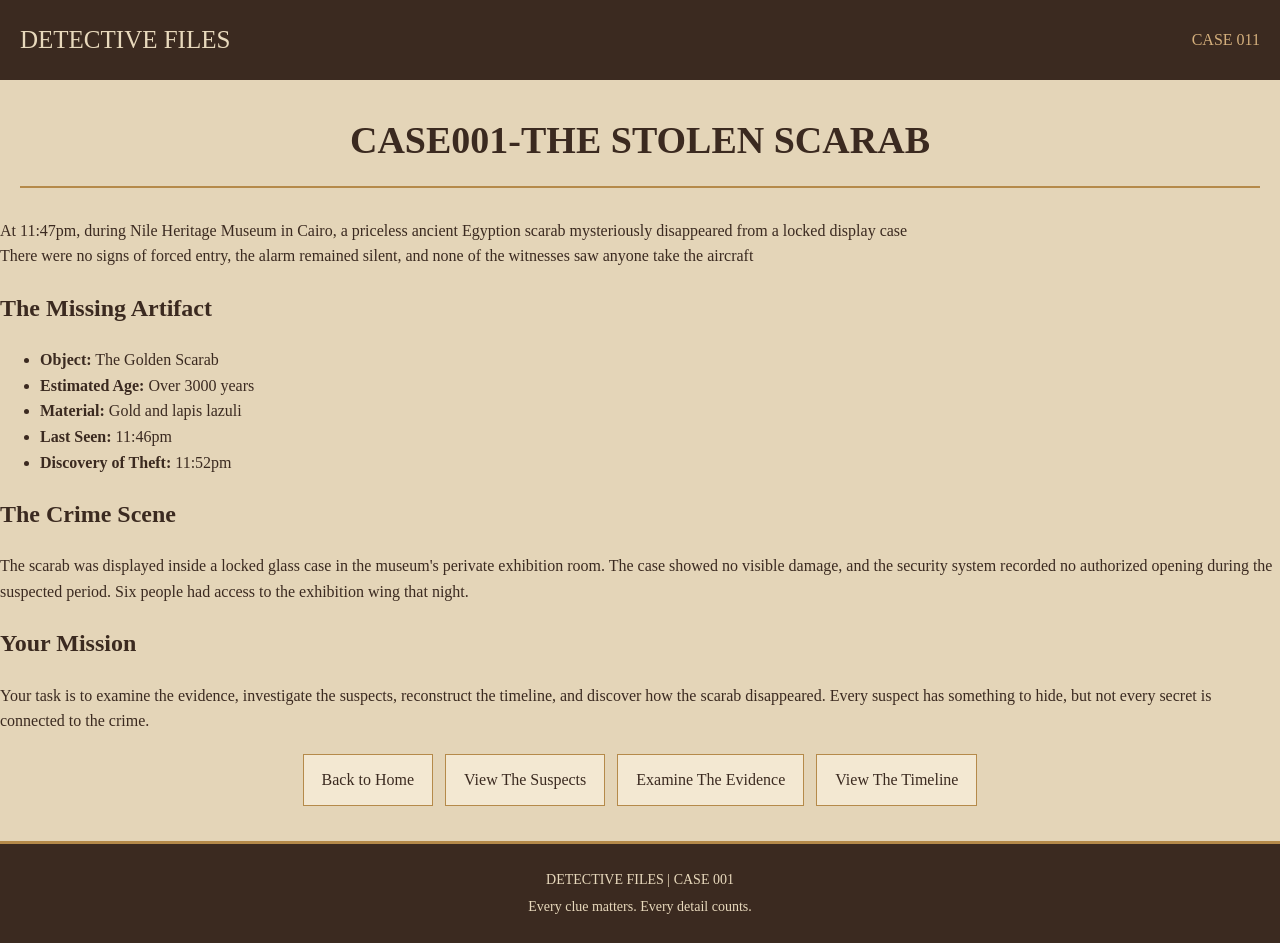
<file: case.html>
<!DOCTYPE html>
<html lang="en">

<head>
    <meta charset="UTF-8">
    <meta name="viewport"
    content="width=device-width, intial-scale=1.0">
<link rel="stylesheet" href="style.css">
<link rel="icon" href="https://detective.frey-united.com/detective-cases/1-ikona.webp">
    <title>Detective Files| Case 001</title>
</head>
<body>


    <header class="site-header">
        <a class="site-logo"  href="index.html">DETECTIVE FILES</a>
        <span class="case-label">CASE 011</span>
    </header>


    <h1>CASE001-THE STOLEN SCARAB</h1>
    <p>At 11:47pm, during Nile Heritage Museum in Cairo, a priceless ancient Egyption scarab mysteriously disappeared from a locked display case<br>
    There were no signs of forced entry, the alarm remained silent, and none of the witnesses saw anyone take the aircraft</p>
    <h2>The Missing Artifact</h2>
    <ul>
        <li><b>Object:</b> The Golden Scarab</li>
        <li><b>Estimated Age:</b> Over 3000 years</li>
        <li><b>Material:</b> Gold and lapis lazuli</li>
        <li><b>Last Seen:</b> 11:46pm</li>
        <li><b>Discovery of Theft:</b> 11:52pm</li>
    </ul>
<h2>The Crime Scene</h2>
<p>The scarab was displayed inside a locked glass case in the museum's perivate exhibition room.
    The case showed no visible damage, and the security system recorded no authorized opening during the suspected period.
    Six people had access to the exhibition wing that night.
</p>
<h2>Your Mission</h2>
<p>Your task is to examine the evidence, investigate the suspects, reconstruct the timeline, and discover how the scarab disappeared.
    Every suspect has something to hide, but not every secret is connected to the crime.
</p>

 <nav class="page-navigation">
<a href="index.html">Back to Home</a>
<a href="suspects.html">View The Suspects</a>
<a href="evidence.html">Examine The Evidence</a>
<a href="timeline.html">View The Timeline</a>
</nav>


<footer class="site-footer">
        <p>DETECTIVE FILES | CASE 001</p>
        <p>Every clue matters. Every detail counts.</p>
    </footer>
</body>
</html>
</file>
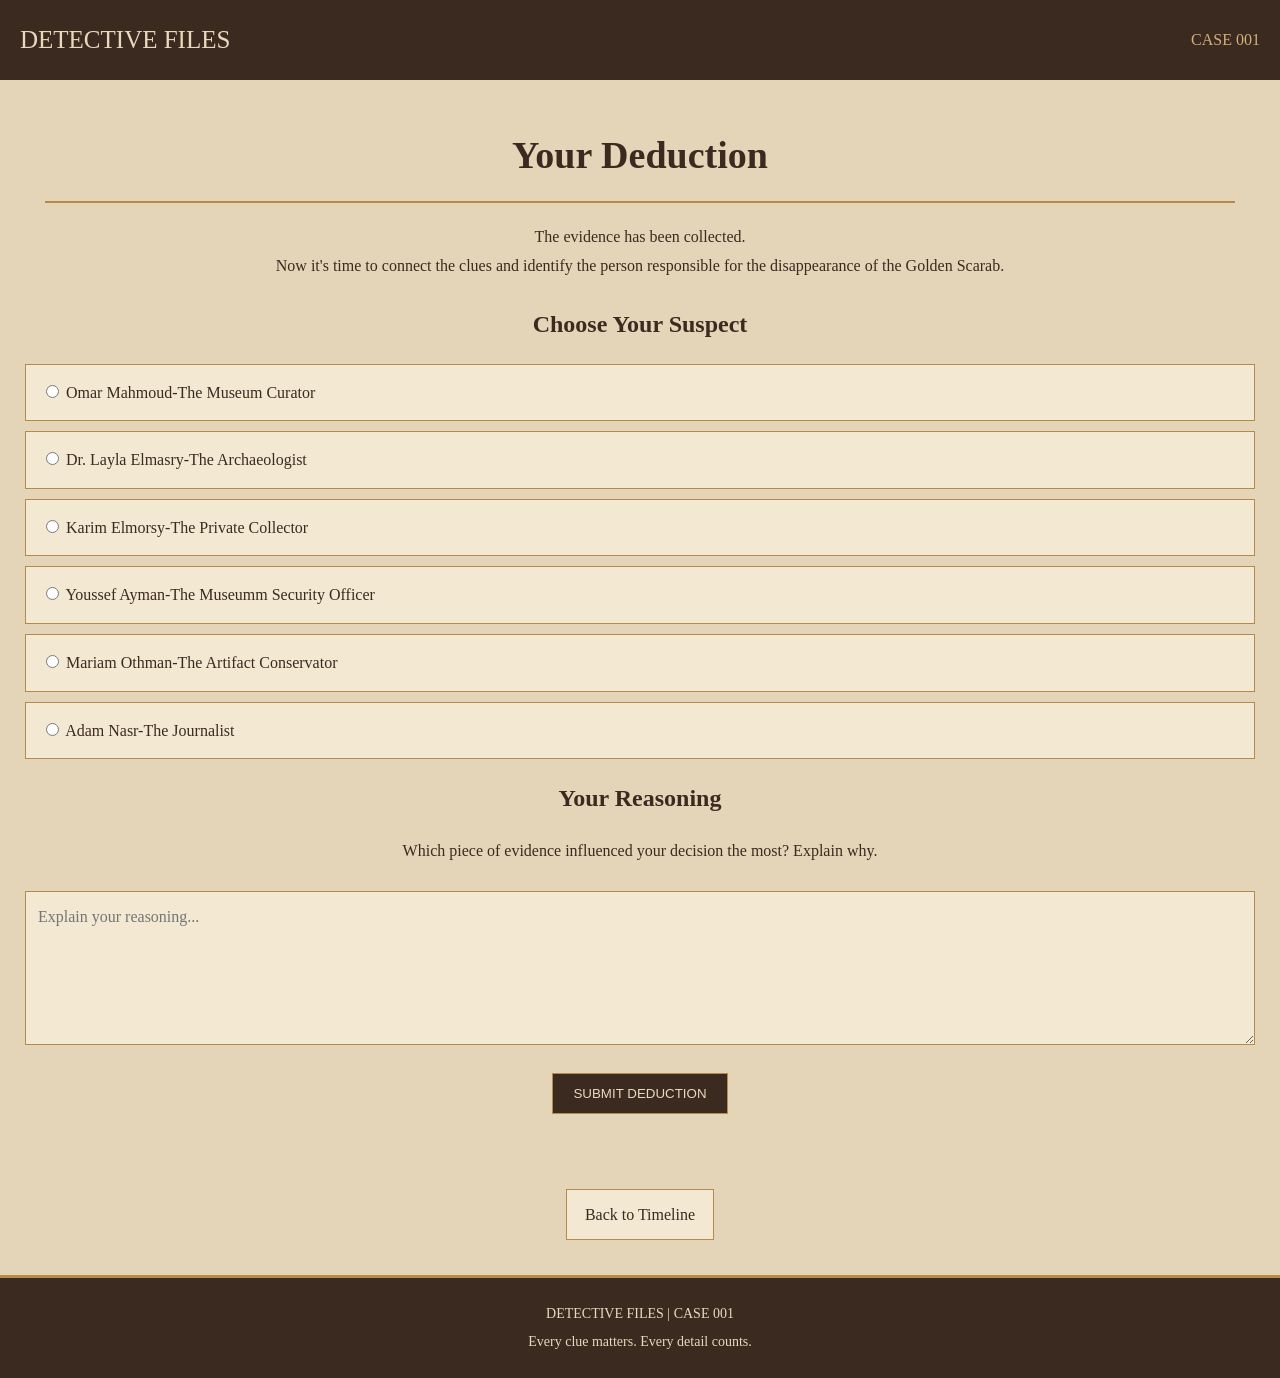
<file: deduction.html>
<!DOCTYPE html>
<html lang="en">
    
<head>
    <meta charset="UTF-8">
    <meta name="viewport"
    content="width=device-width, initial-scale=1.0">
<link rel="stylesheet" href="style.css">
<link rel="icon" href="https://detective.frey-united.com/detective-cases/1-ikona.webp">
    <title>Detective Files|Deduction</title>
   
</head>
<body>


<header class="site-header">
        <a class="site-logo" href="index.html">DETECTIVE FILES</a>
        <span class="case-label">CASE 001</span>
    </header>



<main class="case-page deduction-page">
    <h1>Your Deduction</h1>
    <p>The evidence has been collected.<br>
    Now it's time to connect the clues and identify the person responsible for the disappearance of the Golden Scarab.</p>
<h2>Choose Your Suspect</h2>
<div class="suspect-option">
<input type="radio" name="suspect" value="Omar" id="omar">
<label for="omar">Omar Mahmoud-The Museum Curator</label>
</div>
<div class="suspect-option">
<input type="radio" name="suspect" value="Dr. Layla" id="layla">
<label for="layla">Dr. Layla Elmasry-The Archaeologist</label>
</div>

<div class="suspect-option">
<input type="radio" name="suspect" value="Karim" id="karim">
<label for="karim">Karim Elmorsy-The Private Collector</label>
</div>

<div class="suspect-option">
<input type="radio" name="suspect" value="Youssef" id="youssef">
<label for="youssef">Youssef Ayman-The Museumm Security Officer</label>
</div>

<div class="suspect-option">
<input type="radio" name="suspect" value="Mariam" id="mariam">
<label for="mariam">Mariam Othman-The Artifact Conservator</label>
</div>

<div class="suspect-option">
<input type="radio" name="suspect" value="Adam" id="adam">
<label for="adam">Adam Nasr-The Journalist</label>
</div>

<h2>Your Reasoning</h2>
<p>Which piece of evidence influenced your decision the most? Explain why.</p>
<textarea
id="reasoning"
placeholder="Explain your reasoning..."
rows="5"></textarea>
<button type="button" id="submit-deduction">
    SUBMIT DEDUCTION
</button>
<div id="result">

</div>
</main>

 <nav class="page-navigation">
<a href="timeline.html">Back to Timeline</a>
</nav>
<script src="script.js"></script>

 <footer class="site-footer">
        <p>DETECTIVE FILES | CASE 001</p>
        <p>Every clue matters. Every detail counts.</p>
    </footer>
    </body>
    </html>
</file>
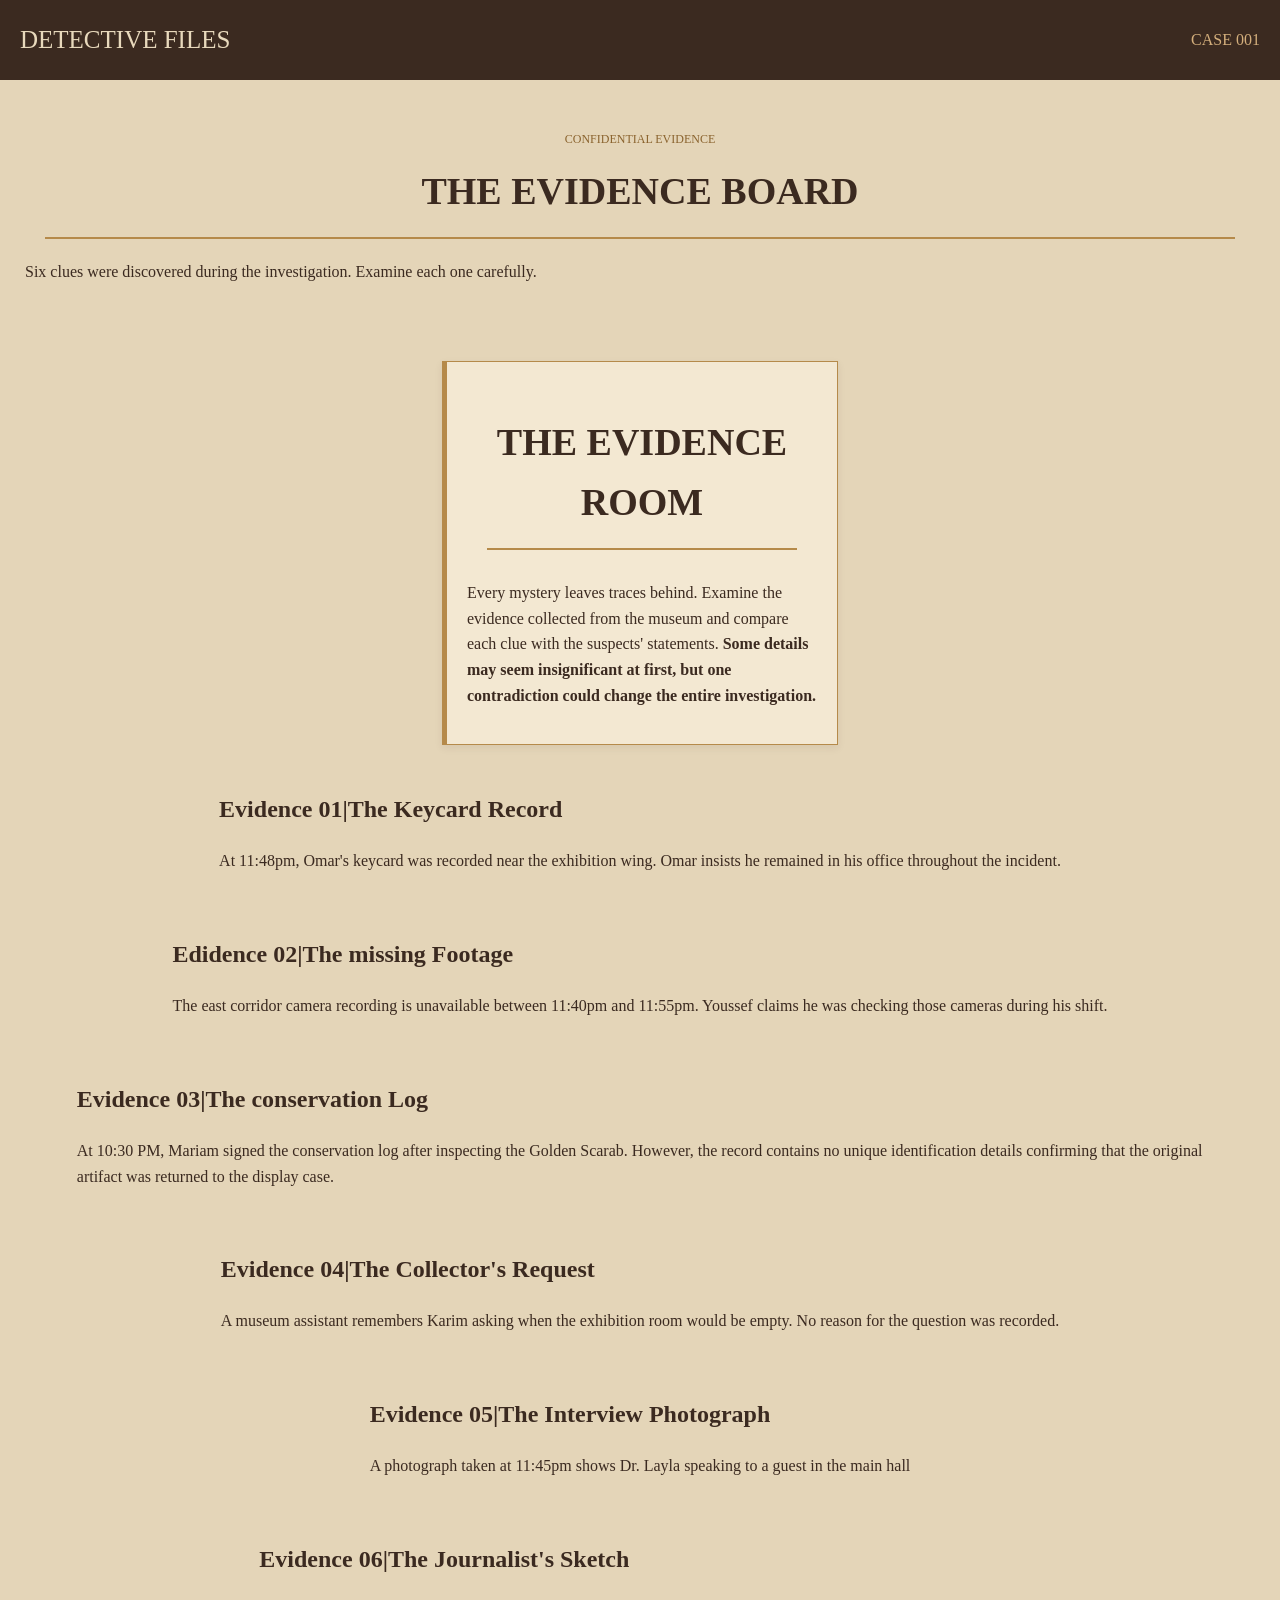
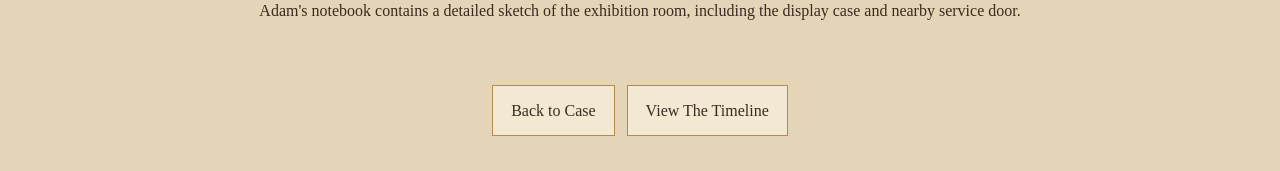
<file: evidence.html>
<!DOCTYPE html>
<html lang="en">
    <html>
<head>
    <meta charset="UTF-8">
    <meta name="viewport"
    content="width=device-width, intial-scale=1.0">
<link rel="stylesheet" href="style.css">
<link rel="icon" href="https://detective.frey-united.com/detective-cases/1-ikona.webp">
    <title>Detective Files|EVIDENCE</title>

</head>
<body>
    <header class="site-header">
        <a class="site-logo" href="index.html">DETECTIVE FILES</a>
        <span class="case-label">CASE 001</span>
    </header>

<main class="case-page">
    <p class="eyebrow">CONFIDENTIAL EVIDENCE</p>
    <h1>THE EVIDENCE BOARD</h1>
    <p>Six clues were discovered during the investigation. Examine each one carefully.</p>
</main>
    <div class="evidence-container">
        <section class="evidence-card">
           

    <h1>THE EVIDENCE ROOM</h1>
    <p>Every mystery leaves traces behind. Examine the evidence collected from the museum and compare each clue with the suspects' statements.
        <b>Some details may seem insignificant at first, but one contradiction could change the entire investigation.</b>
    </p>
    </section>
    <section class="evidence">
        <h2>Evidence 01|The Keycard Record</h2>
        <p>At 11:48pm, Omar's keycard was recorded near the exhibition wing. Omar insists he remained in his office throughout the incident.</p>

    </section>
    <section class="evidence">
        <h2>Edidence 02|The missing Footage</h2>
        <p>The east corridor camera recording is unavailable between 11:40pm and 11:55pm. Youssef claims he was checking those cameras during his shift.</p>
    </section>
    <section class="evidence">
        <h2>Evidence 03|The conservation Log</h2>
        <p>At 10:30 PM, Mariam signed the conservation log after inspecting the Golden Scarab. However, the record contains no unique identification details confirming that the original artifact was returned to the display case.</p>
    </section>
    <section class="evidence">
        <h2>Evidence 04|The Collector's Request</h2>
        <p>A museum assistant remembers Karim asking when the exhibition room would be empty. No reason for the question was recorded.</p>
    </section>
    <section class="evidence">
        <h2>Evidence 05|The Interview Photograph</h2>
        <p>A photograph taken at 11:45pm shows Dr. Layla speaking to a guest in the main hall</p>
    </section>
    <section class="evidence">
        <h2>Evidence 06|The Journalist's Sketch</h2>
        <p>Adam's notebook contains a detailed sketch of the exhibition room, including the display case and nearby service door.</p>
    </section>
    </div>
    
     <nav class="page-navigation">
    <a href="case.html">Back to Case</a>
    <a href="timeline.html">View The Timeline</a>
    </nav>
</body>
</html>
</file>
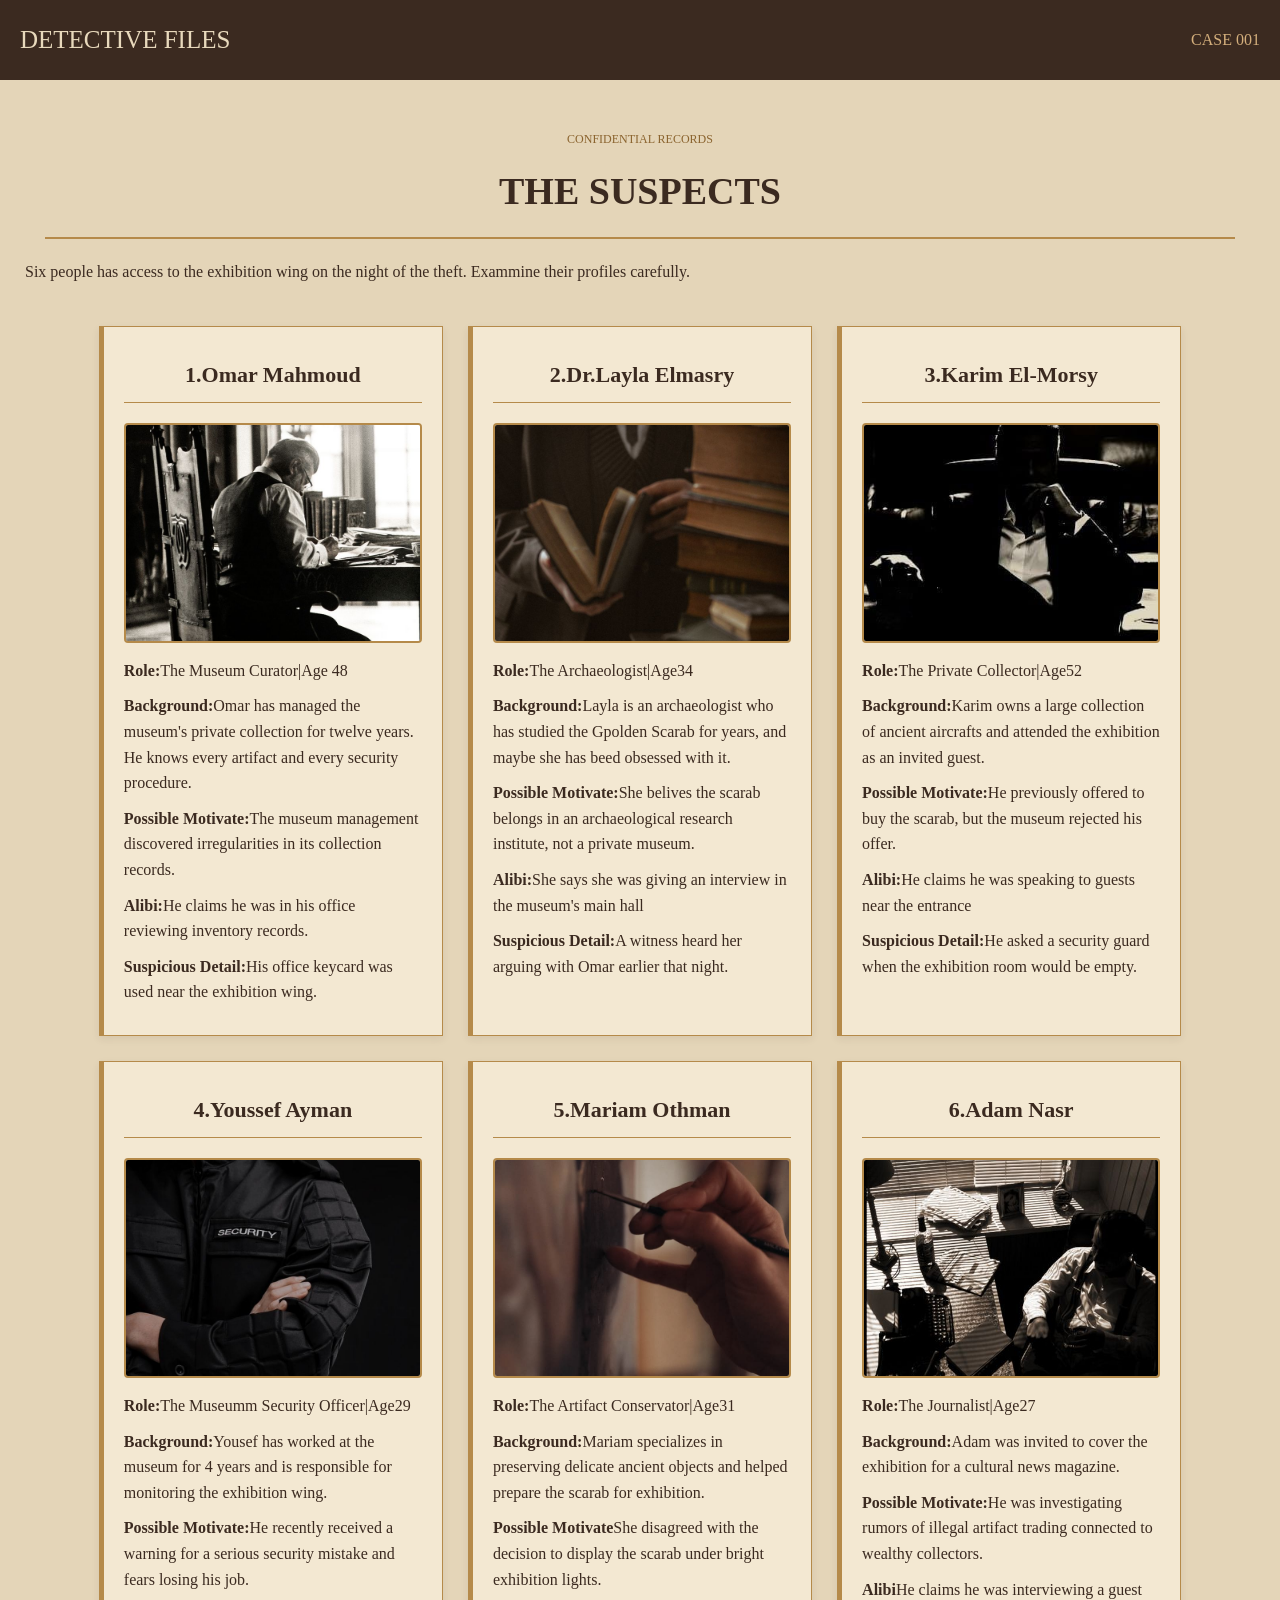
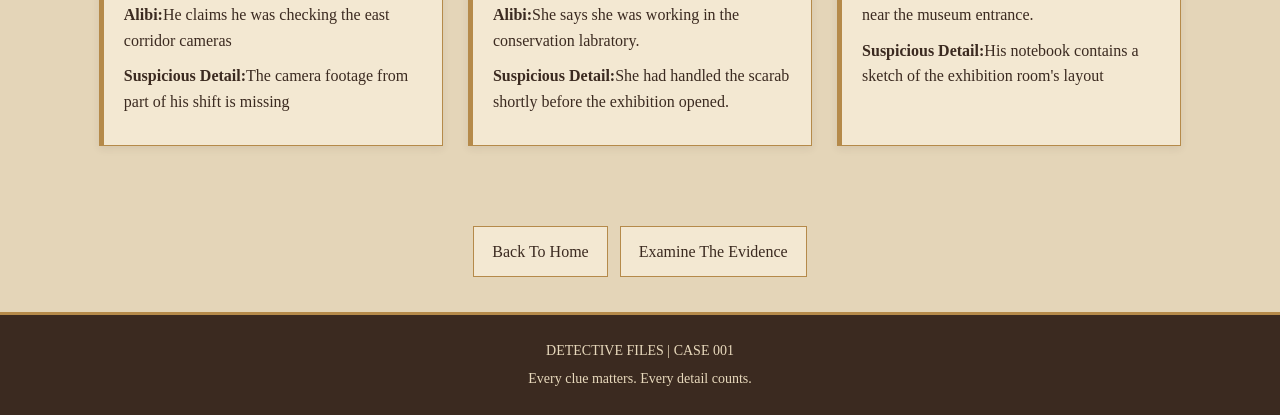
<file: suspects.html>
<!DOCTYPE html>
<html lang="en">
   
<head>
    <meta charset="UTF-8">
    <meta name="viewport"
    content="width=device-width, intial-scale=1.0">
<link rel="stylesheet" href="style.css">
<link rel="icon" href="https://detective.frey-united.com/detective-cases/1-ikona.webp">
    <title>Detective Files| Suspects</title>
    
</head>
<body>

    <header class="site-header">
        <a class="site-logo" href="index.html">DETECTIVE FILES</a>
        <span class="case-label">CASE 001</span>
    </header>
    <main class="case-page">
        <p class="eyebrow">CONFIDENTIAL RECORDS</p>
        <h1>THE SUSPECTS</h1>
        <p>Six people has access to the exhibition wing on the night of the theft. Exammine their profiles carefully.</p>
   
    
   
    <div class ="suspect-container">
    <section class="suspect">
        <h1>1.Omar Mahmoud</h1>
        <img src="omar.jpeg" alt="The museum curator">
   
        <p><b>Role:</b>The Museum Curator|Age 48</p>
        <p><b>Background:</b>Omar has managed the museum's private collection for twelve years. He knows every artifact and every security procedure.</p>
        <p><b>Possible Motivate:</b>The museum management discovered irregularities in its collection records.</p>
        <p><b>Alibi:</b>He claims he was in his office reviewing inventory records.</p>
        <p><b>Suspicious Detail:</b>His office keycard was used near the exhibition wing.</p>
    </section>
    <section class="suspect">
        <h1>2.Dr.Layla Elmasry</h1>
        <img src="layla.jpeg" alt="The Archaeologist">
        <p><b>Role:</b>The Archaeologist|Age34</p>
        <p><b>Background:</b>Layla is an archaeologist who has studied the Gpolden Scarab for years, and maybe she has beed obsessed with it.</p>
        <p><b>Possible Motivate:</b>She belives the scarab belongs in an archaeological research institute, not a private museum.</p>
        <p><b>Alibi:</b>She says she was giving an interview in the museum's main hall</p>
        <p><b>Suspicious Detail:</b>A witness heard her arguing with Omar earlier that night.</p>
    </section>
        <section class="suspect">
        <h1>3.Karim El-Morsy</h1>
        <img src="karim.jfif" alt="The Private Collector">
        <p><b>Role:</b>The Private Collector|Age52</p>
        <p><b>Background:</b>Karim owns a large collection of ancient aircrafts and attended the exhibition as an invited guest.</p>
        <p><b>Possible Motivate:</b>He previously offered to buy the scarab, but the museum rejected his offer.</p>
        <p><b>Alibi:</b>He claims he was speaking to guests near the entrance</p>
        <p><b>Suspicious Detail:</b>He asked a security guard when the exhibition room would be empty.</p>
    </section>
    <section class="suspect">
        <h1>4.Youssef Ayman</h1>
        <img src="youssef.jfif" alt="The Security Officer">
        <p><b>Role:</b>The Museumm Security Officer|Age29</p>
        <p><b>Background:</b>Yousef has worked at the museum for 4 years and is responsible for monitoring the exhibition wing.</p>
        <p><b>Possible Motivate:</b>He recently received a warning for a serious security mistake and fears losing his job.</p>
        <p><b>Alibi:</b>He claims he was checking the east corridor cameras</p>
        <p><b>Suspicious Detail:</b>The camera footage from part of his shift is missing</p>
    </section>
    <section class="suspect">
        <h1>5.Mariam Othman</h1>
        <img src="mariam.jfif" alt="The Artifact Conservator">
        <p><b>Role:</b>The Artifact Conservator|Age31</p>
        <p><b>Background:</b>Mariam specializes in preserving delicate ancient objects and helped prepare the scarab for exhibition.</p>
        <p><b>Possible Motivate</b>She disagreed with the decision to display the scarab under bright exhibition lights.</p>
        <p><b>Alibi:</b>She says she was working in the conservation labratory.</p>
        <p><b>Suspicious Detail:</b>She had handled the scarab shortly before the exhibition opened.</p>
    </section>
    <section class="suspect">
        <h1>6.Adam Nasr</h1>
        <img src="adam.jfif" alt="The Journalist">
        <p><b>Role:</b>The Journalist|Age27</p>
        <p><b>Background:</b>Adam was invited to cover the exhibition for a cultural news magazine.</p>
        <p><b>Possible Motivate:</b>He was investigating rumors of illegal artifact trading connected to wealthy collectors.</p>
        <p><b>Alibi</b>He claims he was interviewing a guest near the museum entrance.</p>
        <p><b>Suspicious Detail:</b>His notebook contains a sketch of the exhibition room's layout</p>
    </section>
    </div>
    </main>

     <nav class="page-navigation">
    <a href="index.html">Back To Home</a>
    <a href="evidence.html">Examine The Evidence</a>
    </nav>

    <footer class="site-footer">
        <p>DETECTIVE FILES | CASE 001</p>
        <p>Every clue matters. Every detail counts.</p>
    </footer>
    </body>
    </html>
</file>
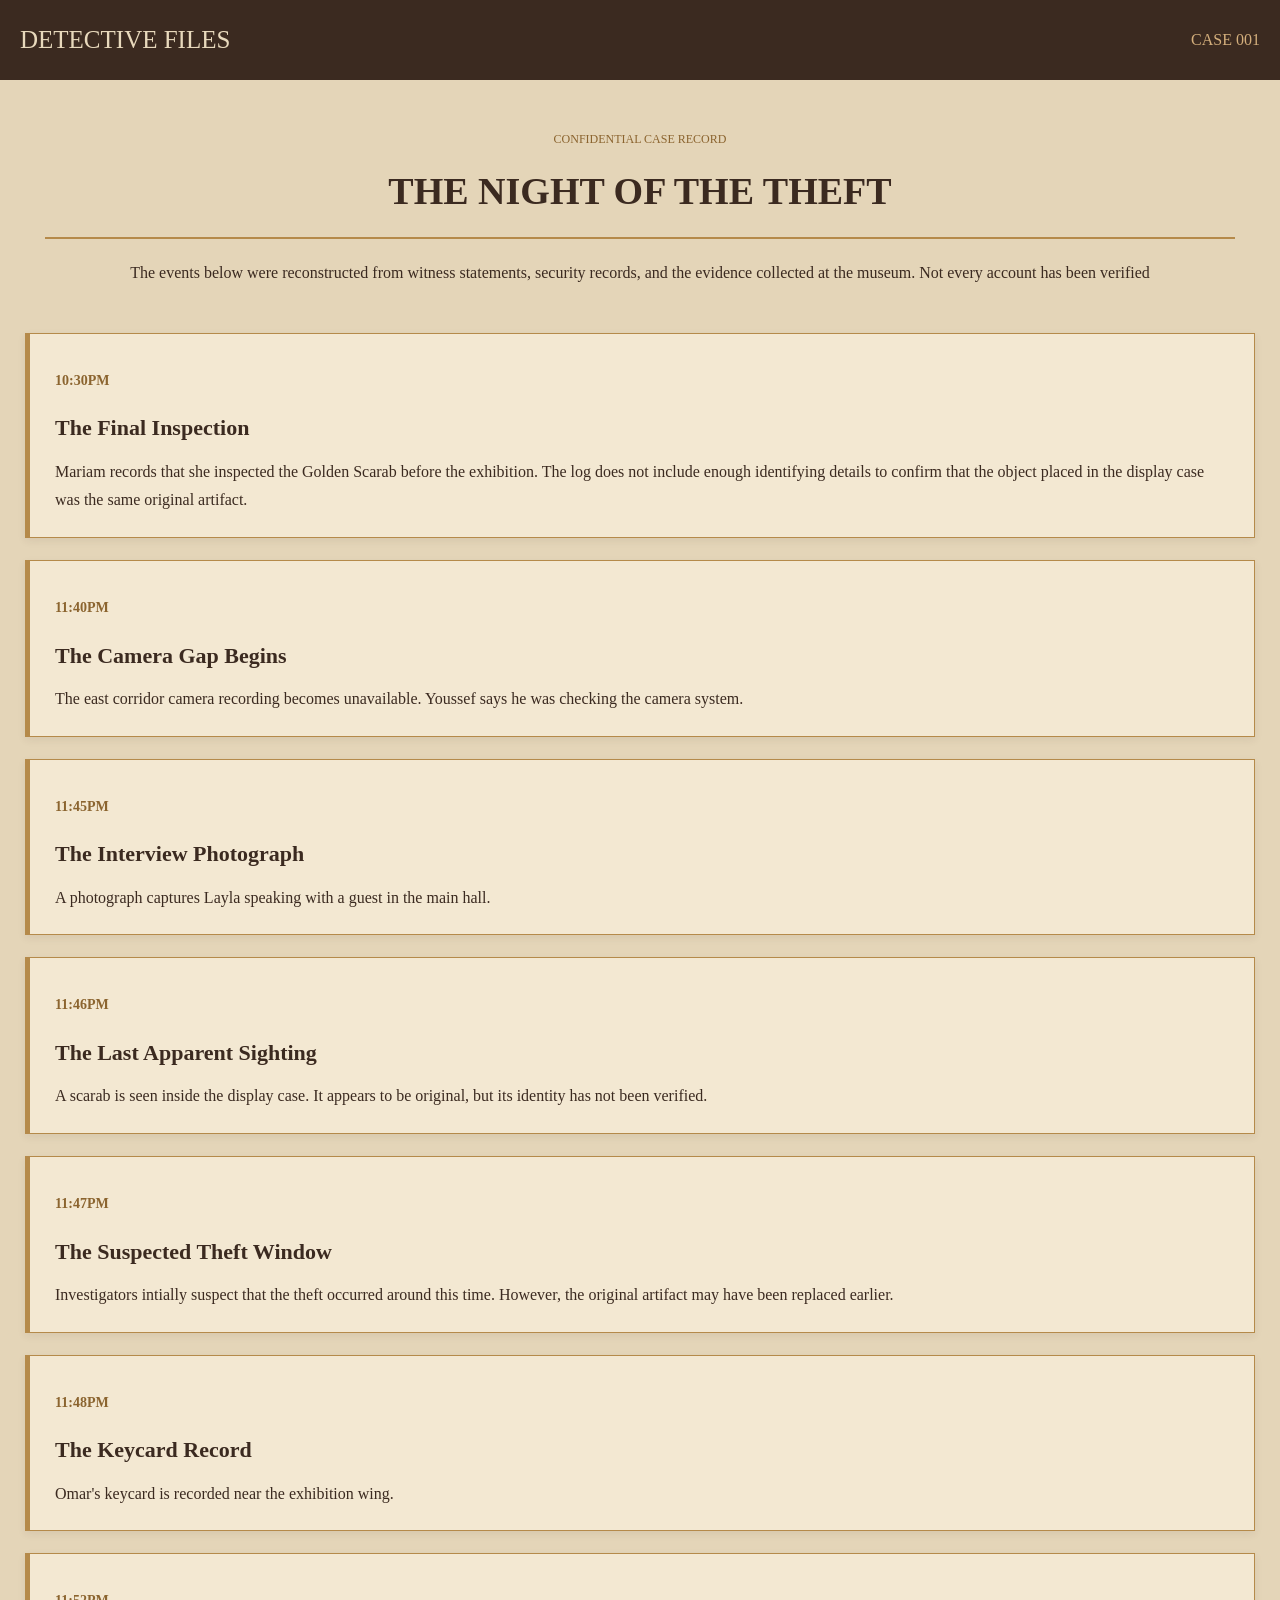
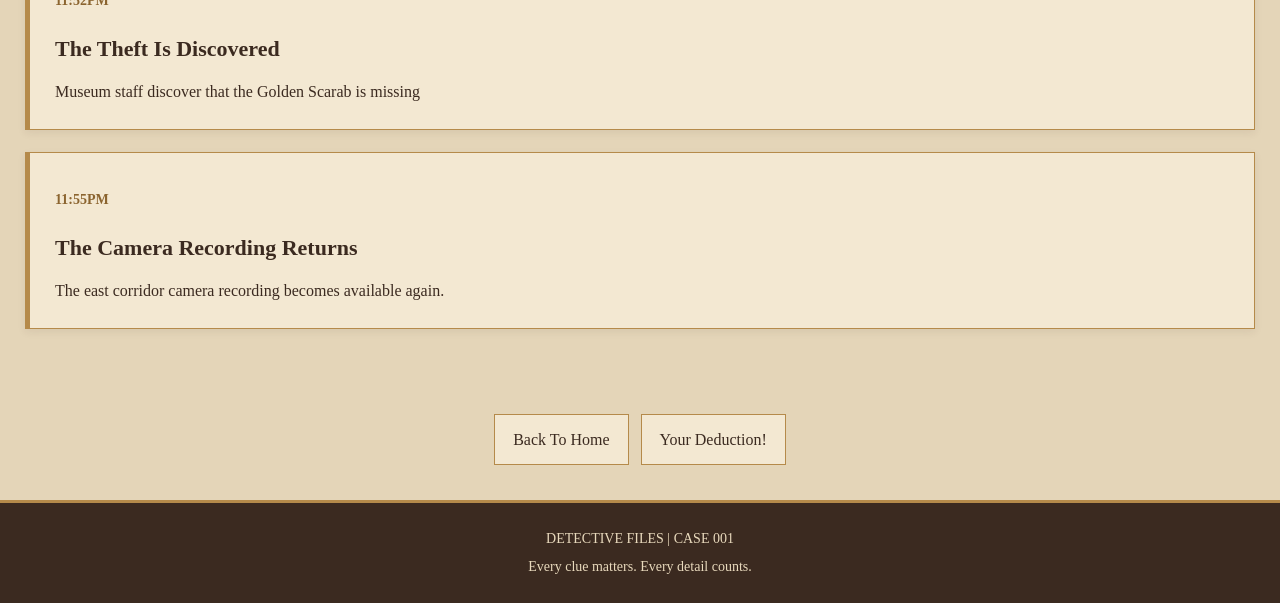
<file: timeline.html>
<!DOCTYPE html>
<html lang="en">
    
<head>
    <meta charset="UTF-8">
    <meta name="viewport"
    content="width=device-width, intial-scale=1.0">
<link rel="stylesheet" href="style.css">
<link rel="icon" href="https://detective.frey-united.com/detective-cases/1-ikona.webp">
    <title>Detective Files| Timeline</title>
   
</head>

<body>


    <header class="site-header">
        <a class="site-logo" href="index.html">
            DETECTIVE FILES
        </a>
        <span class="case-label">CASE 001</span>
    </header>

    <main class="case-page">
        <p class="eyebrow">CONFIDENTIAL CASE RECORD</p>
        <h1>THE NIGHT OF THE THEFT</h1>

        <p class="timeline-intro">
            The events below were reconstructed from witness statements, security records, and the evidence collected at the museum. Not every account has been verified
        </p>



    <section class="timeline-container">
        <article class="timeline">


        
        <p>10:30PM</p>
        <h2><b>The Final Inspection</b></h2>
        <p>Mariam records that she inspected the Golden Scarab before the exhibition. The log does not include enough identifying details to confirm that the object placed in the display case was the same original artifact.</p>
    </article>

    
    <article class="timeline">
        <p>11:40PM</p>
        <h2><b>The Camera Gap Begins</b></h2>
        <p>The east corridor camera recording becomes unavailable. Youssef says he was checking the camera system.</p>
    </article>
    <article class="timeline">
        <p>11:45PM</p>
        <h2><b>The Interview Photograph</b></h2>
        <p>A photograph captures Layla speaking with a guest in the main hall.</p>
    </article>
     <article class="timeline">
        <p>11:46PM</p>
        <h2><b>The Last Apparent Sighting</b></h2>
        <p>A scarab is seen inside the display case. It appears to be original, but its identity has not been verified.</p>
     </article>
     <article class="timeline">
        <p>11:47PM</p>
        <h2><b>The Suspected Theft Window</b></h2>
        <p>Investigators intially suspect that the theft occurred around this time. However, the original artifact may have been replaced earlier.</p>
     </article>
     <article class="timeline">
        <p>11:48PM</p>
        <h2><b>The Keycard Record</b></h2>
        <p>Omar's keycard is recorded near the exhibition wing.</p>

     </article>
      <article class="timeline">
        <p>11:52PM</p>
        <h2><b>The Theft Is Discovered</b></h2>
        <p>Museum staff discover that the Golden Scarab is missing</p>
      </article>
        <article class="timeline">
            <p>11:55PM</p>
            <h2><b>The Camera Recording Returns</b></h2>
            <p>The east corridor camera recording becomes available again.</p>
        </article>
        </section>
        </main>
    
        <nav class="page-navigation">
        <a href="index.html">Back To Home</a>
        <a href="deduction.html">Your Deduction!</a>
    </nav>

    <footer class="site-footer">
        <p>DETECTIVE FILES | CASE 001</p>
        <p>Every clue matters. Every detail counts.</p>
    </footer>
</body>
</html>
</file>
<file: style.css>
body{
    background-color: #e4d5b8;
    color: #3b2a20;
    font-family: Georgia,  'Times New Roman', Times, serif;
    margin: 0;
    line-height: 1.6;
}
h1{
    text-align: center;
    font-family: Georgia, 'Times New Roman', Times, serif;
    font-size: 38px;
    border-bottom: 2px solid #b58a4a;
    padding-bottom: 15px;
    margin: 30px 20px
}
.site-header{
    background-color: #3b2a20;
    color:#e8d9bc;
    padding: 20px;
    display: flex;
    justify-content: space-between;
    align-items: center;
    border-bottom: 3px #b58a4a;
}
.site-logo{
    color: #e8d9bc;
    font-family: Georgia, 'Times New Roman', Times, serif;
    font-size:25px;
    text-decoration: none;
}
.case-label{
    color:#d4af7c;

}
.scarab-image{
    display: block;
    width: 50%;
    height: auto;
    margin: 35px auto;
border: 4px #b58a4a;
border-radius: 4px;
}
.hero {
min-height: 480px;
display: flex;
align-items: center;
padding: 40px;
box-sizing: border-box;
}

.hero-content {
max-width: 550px;
position: relative;
z-index: 1;
}
.hero .eyebrow {
    letter-spacing: 3px;
    font-size: 13px;
    color: #8b642f;
}

.case-overview{
    background-color: #f3e8d2;
    border-left: 5px solid #b58a4a;
    padding:20px 30px;
    margin: 30px 6%;
    box-shadow:0 3px 8px #3b2a2015;
    }
.case-overview h2 {
    border-buttom: 1px solid #b58a4a;
    padding-bottom: 10px;
}
.case-overview p {
margin: 8px 0;
}
.investigation{
    margin: 40px 6%;
    padding: 10px 0 30px;

}
.investigation h2{
border-bottom: 2px solid #b58a4a;
padding-bottom: 12px;
}

.investigation-links{
    display: flex;
    flex-wrap: wrap;
    gap: 15px;
    margin-top: 25px;
}

.investigation-links a {
    flex: 1 1 200px;
    padding: 18px;
    background-color: #f3e8d2;
    color: #3b2a20;
    border: 1px solid #b58a4a;
    text-decoration: none;
    font-weight: bold;
    transition: background-color 0.3s, color 0.3s;
}

.investigation-links a:hovor {
    background-color: #3b2a20;
    color: #e8d9bc;
}

.site-footer {
    background-color: #3b2a20;
    color: #e8d9bc;
    text-align: center;
    padding: 20px;
    margin-top: 30px;
    border-top: 3px solid #b58a4a;
    font-size: 14px;
}

.site-footer p {
    margin: 5px 0;
}


@media (max-width: 768px) {
    .hero{
        flex-direction: column;
        padding: 25px 6%;
        gap: 20px;
    
    }
    .hero-content{
        max-width: 100%;


    }
    .hero h1{
        font-size: 26px;
    }
    .scarab-image {
        width: 90%;
        max-width: 100%;
    }
    .site-logo {
        font-size: 20px;

    }
    .investigation-links {
        flex-direction: column;

    }
    .investigation-links a {
        box-sizing: border-box;
        flex: auto;
    }
}


.suspect {
    background-color: #f3e8d2;
    border: 1px solid #b58a4a;
    border-left: 5px solid #b58a4a;
    padding: 20px;
    margin: 25px 0;
    box-shadow: 0 3px 8px #3b2a2015;
}
.suspect h1 {
    text-align: left;
    font-size: 24px;
    border-bottom: 1px solid #b58a4a;
    padding-buttom: 10px;
    margin: 0 0 15px;
}
.suspect img {
    width: 180px;
    height: 200px;
    object-fit: cover;
    border: 3px solid #b58a4a;
    border-radius: 4px;
    display: block;
    margin: 15px 0;

}
.suspect p {
    margin: 10px 0;
}
.suspect-container{
    display: flex;
    flex-flow: row wrap;
    justify-content: center;
    align-items: stretch;
    gap: 25px;
    padding: 25px 6%;
}
.suspect {
    box-sizing: border-box;
    flex: 1 1 280px;
    max-width: 350px;
    background-color: #f3e8d2;
    border: 1px solid #b58a4a;
    border-left: 5px solid #b58a4a;
    padding: 20px;
    margin: 0;
    box-shadow: 0 3px 8px #3b2a2015;
}

.suspect h1 {
    text-align: left;
    font-size: 22px;
    border-bottom: 1px solid #b58a4a;
    padding-bottom: 10px;
    margin: 0 0 15px;

}
.suspect img {
    width: 100%;
    height: 220px;
    object-fit: cover;
    border: 2px solid #b58a4a;
    box-sizing: border-box;
    display: block;
    margin: 15px 0;
}
.suspect {
    transition: transform 0.3s ease, box-shadow 0.3s ease;
}
.suspect:hover {
    transform: translateY(-8px);
    box-shadow: 0 8px 18px gba(59, 42, 32, 0.15);
}
.evidence-container {
    display: flex;
    flex-flow: row wrap;
    justify-content: center;
    gap: 25px;
    padding: 25px 6%;
}

.evidence-card {
    box-shadow: border-box;
    flex: 1 1 280px;
    max-width: 350px;
    padding: 20px;
    background-color: #f3e8d2;
    border: 1px solid #b58a4a;
    border-left: 5px solid #b58a4a;
    box-shadow: 0 3px 8px rgba(59, 42, 32, 0.08);
    transition: transform 0.3s ease, box-shadow 0.3s ease;
}
.evidence-card:hover {
    transform: translateY(-8px);
    box-sizing: 0 8px 18px rgba(59, 42, 32, 0.15);

}
.evidence-card h2 {
    font-size: 20px;
    border-bottom: 1px solid #b58a4a;
    padding-bottom: 10px;
}

.case-page {
    margin: 0 auto;
    padding: 35px 25px;
    box-sizing: border-box;
}
.eyebrow {
    text-align: center;
    font-size: 12px;
    color: #8b642f;
    margin-top: 15px;
}
.case-page h1 {
    text-align: center;
    margin-top: 10px;
    margin-bottom: 20px;
}
.timeline-intro {
    margin: 0 auto 35px;
    text-align: center;
    line-height: 1.8;
}
.timeline-container{
    display: flex;
    flex-direction: column;
    gap: 22px;
    margin: 0 auto;
    padding: 10px 0 30px;
}
.timeline {
    background-color: #f3e8d2;
    border: 1px solid #b58a4a;
    border-left: 5px solid #b58a4a;
    padding: 22px 25px;
    margin: 0;
    box-sizing: border-box;
    box-shadow: 0 3px 8px rgba(59, 42, 32, 0.08);
    transition: transform 0.3s ease, box-shadow 0.3s ease;
}
.timeline:hover {
    transform: translateY(-5px);
    box-shadow: 0 8px 18px rgba(59, 42, 32, 0.15);
}
.timeline p:first-child {
    color: #8b642f;
    font-weight: bold;
    font-size: 14px;
    margin-bottom: 12px;
}
.timeline h2 {
    font-size: 22px;
    margin-bottom: 12px;
}
.timeline p:last-child {
    line-height: 1.8;
    margin: 0;
}
.page-navigation {
    display: flex;
    justify-content: center;
    gap: 12px;
    margin: 20px 0 35px;
}
.page-navigation a{
    padding: 12px 18px;
    background: #f3e8d2;
    color: #3b2a20;
    border: 1px solid #b58a4a;
    text-decoration: none;
}
.page-navigation a:hover {
background: #3b2a20;
color: #e8d9bc;
}
@media (max-width: 600px) {
    .case-page {padding: 25px 16px;}
    .page-navigation{flex-direction: column;}
}
.deduction-page{
    margin: auto;
    padding: 35px 25px;

}
.deduction-page h1,
.deduction-page h2 {
text-align: center;
}
.deduction-page p {
text-align: center;
line-height: 1.8;
margin: 0 0 25px;
}
.suspect-option {
    background: #f3e8d2;
    border: 1px solid #b58a4a;
    padding: 15px;
    margin: 10px 0;
}
.suspect-option label {
    cursor: pointer;
}
.suspect-option:hover {
    background: #f7edda;

}
#reasoning {
    width: 100%;
    box-sizing: border-box;
    padding: 12px;
    font: inherit;
    border: 1px solid #b58a4a;
    background: #f3e8d2;
}
#submit-deduction {
    display: block;
    margin: 20px auto;
    padding: 12px 20px;
    background: #3b2a20;
    color: #e8d9bc;
    border: 1px solid #b58a4a;
    cursor: pointer;
}
#sumbit-deduction:hover {
    background: #8b642f;
}
#result {
text-align: center;
margin: 20px 0;
line-height: 1.7;
}
@media (max-width:600px) {
    .deduction-page {padding: 25px 16px;}
}
</file>
